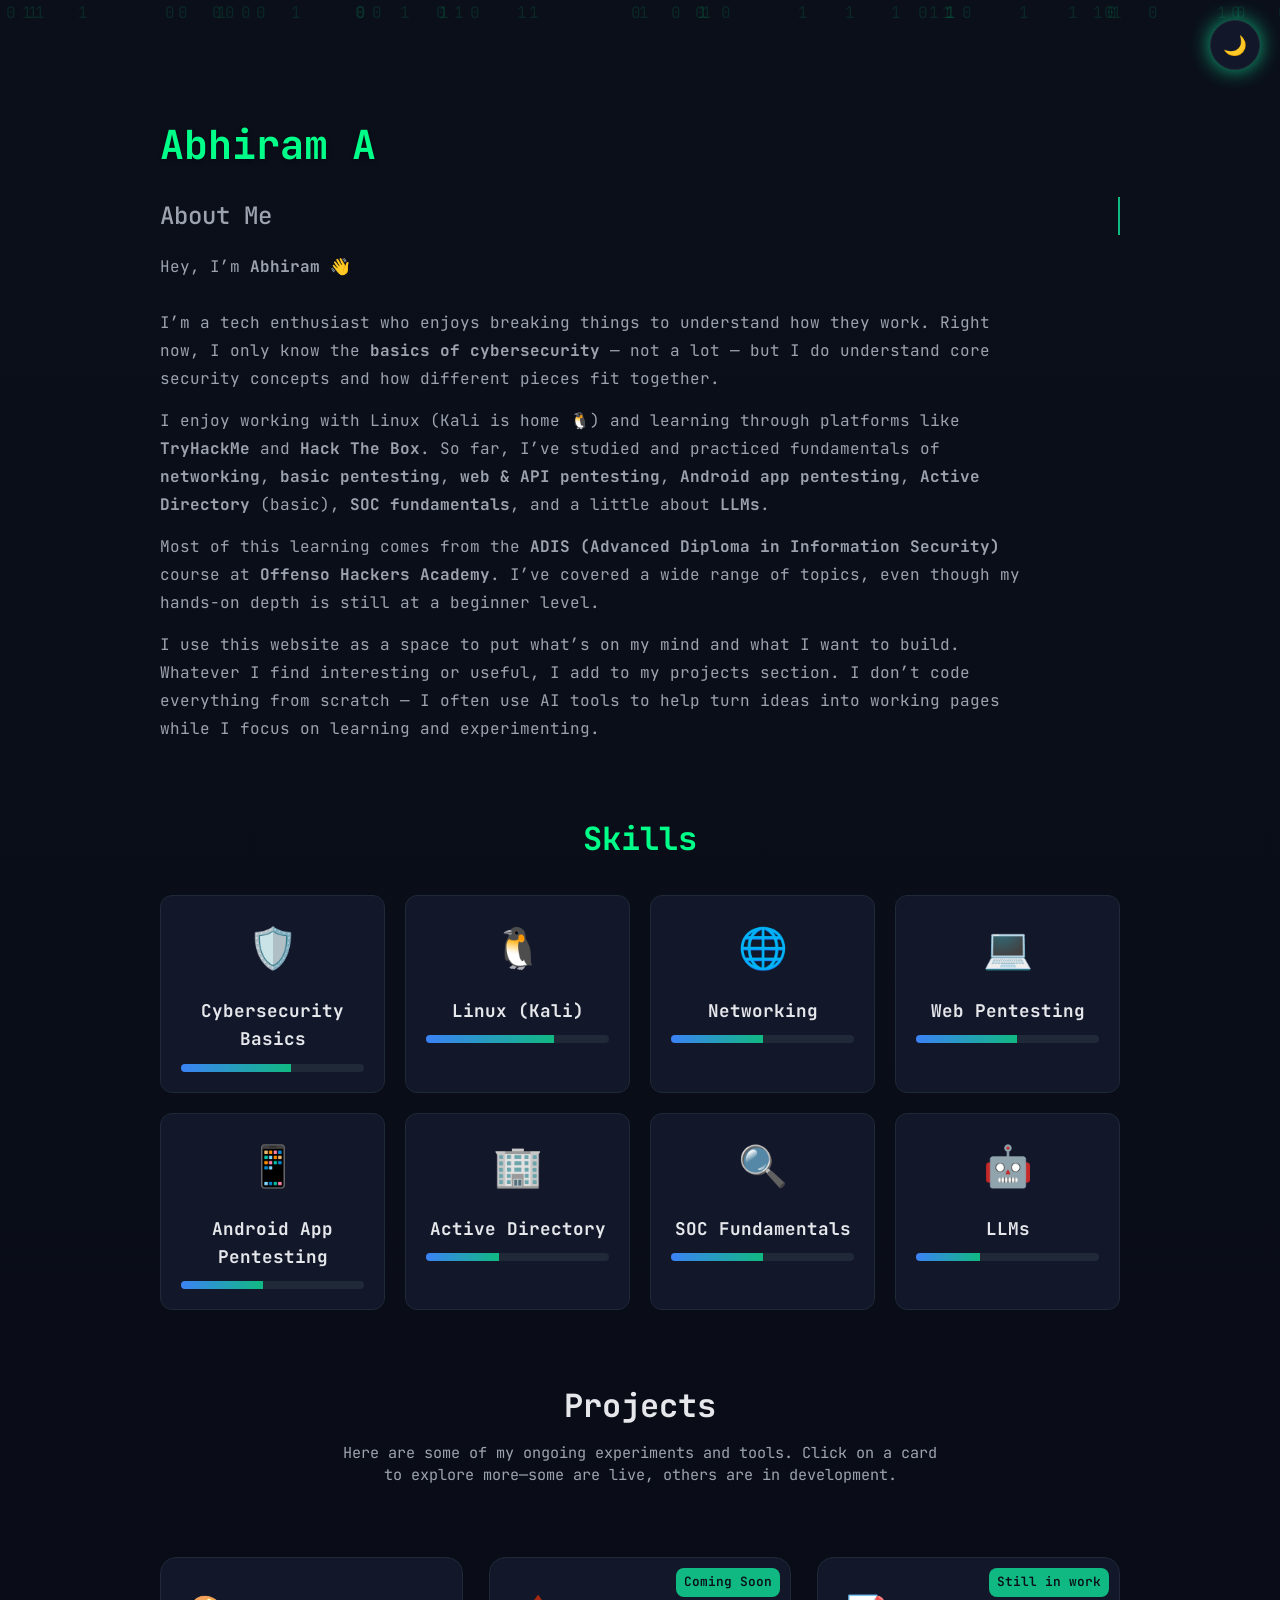
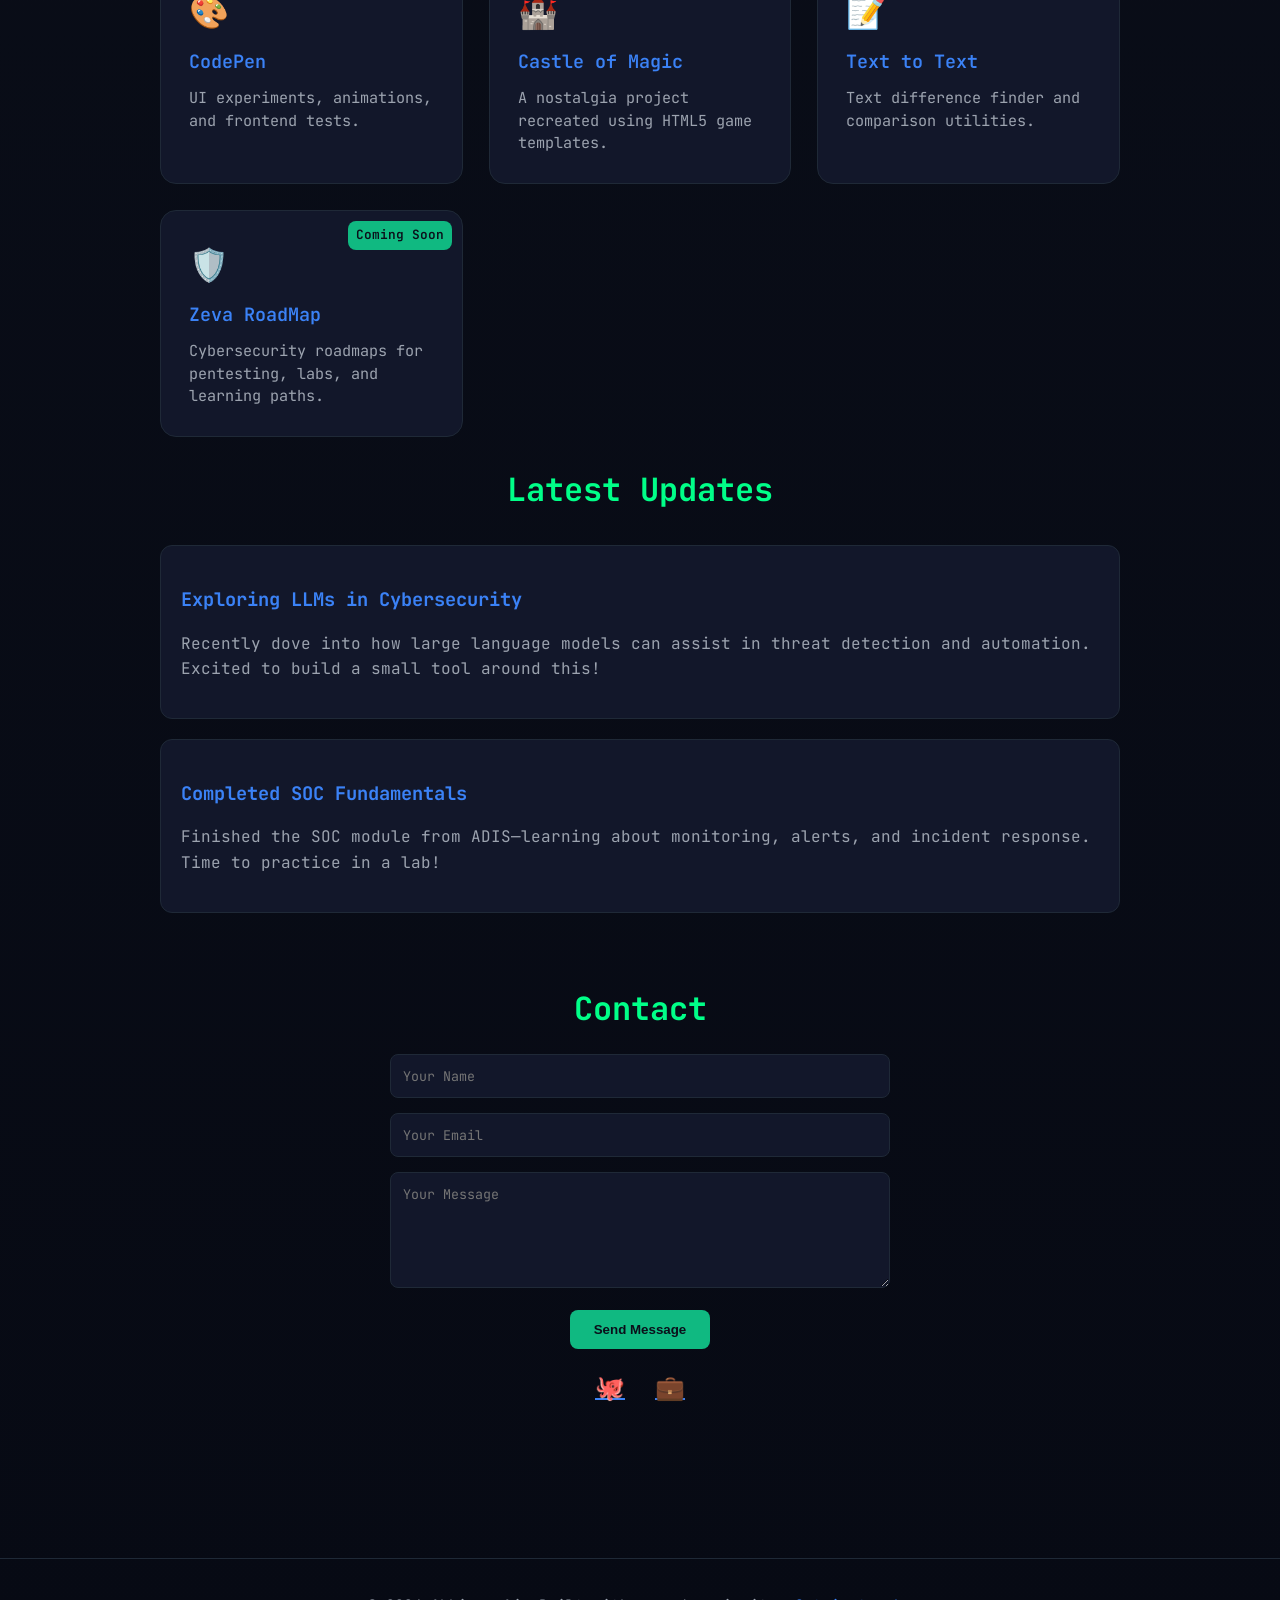
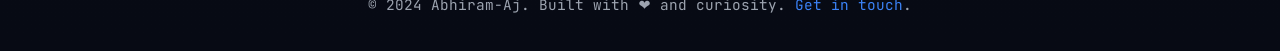
<file: index.html>
<!DOCTYPE html>
<html lang="en">
<head>
  <meta charset="UTF-8" />
  <meta name="viewport" content="width=device-width, initial-scale=1.0" />
  <meta name="description" content="Abhiram's personal workspace: Tech enthusiast exploring cybersecurity, Linux, and building small tools and projects." />
  <meta name="keywords" content="Abhiram, cybersecurity, pentesting, Linux, TryHackMe, Hack The Box, web development" />
  <meta property="og:title" content="Abhiram | Home" />
  <meta property="og:description" content="Explore Abhiram's cybersecurity projects and experiments." />
  <meta property="og:image" content="https://files.catbox.moe/betord.jpg" /> 
  <title>Abhiram | Home</title>
  <link rel="icon" href="favicon.ico" type="image/x-icon" />
  <link href="https://fonts.googleapis.com/css2?family=JetBrains+Mono:wght@400;700&display=swap" rel="stylesheet"> <!-- Terminal-style font -->

  <style>
    /* ===============================
       GLOBAL COLOR VARIABLES & THEME
       =============================== */
    :root {
      --bg: #0b0f1a;          /* Dark background */
      --bg-light: #b1b5bd;    /* Light mode background */
      --card: #12172a;        /* Card background */
      --card-light: #ffffff;  /* Light mode card */
      --text: #e5e7eb;        /* Main text */
      --text-light: #0b0f1a;  /* Light mode text */
      --muted: #9ca3af;       /* Muted text */
      --muted-light: #101112; /* Light mode muted */
      --accent: #3b82f6;      /* Blue accent */
      --accent-secondary: #10b981; /* Green neon accent */
      --accent-cyber: #00ff88; /* Cyber green for highlights */
      --border: #1f2937;      /* Border */
      --border-light: #e5e7eb; /* Light mode border */
      --shadow: rgba(0, 0, 0, 0.35); /* Shadow */
      --glow: 0 0 20px var(--accent-secondary); /* Neon glow */
    }

    /* Light mode overrides */
    body.light-mode {
      --bg: var(--bg-light);
      --card: var(--card-light);
      --text: var(--text-light);
      --muted: var(--muted-light);
      --border: var(--border-light);
    }

    /* ===============================
       PAGE BASE STYLES
       =============================== */
    * {
      box-sizing: border-box;
    }

    html {
      scroll-behavior: smooth; /* Smooth scrolling */
    }

    body {
      margin: 0;
      font-family: 'JetBrains Mono', system-ui, monospace; /* Terminal font */
      background: linear-gradient(180deg, var(--bg), #070a14);
      color: var(--text);
      line-height: 1.6;
      overflow-x: hidden;
      animation: fadeIn 1s ease-in;
      position: relative;
    }

    body.light-mode {
      background: linear-gradient(180deg, var(--bg-light), #e2e8f0);
    }

    @keyframes fadeIn {
      from { opacity: 0; transform: translateY(20px); }
      to { opacity: 1; transform: translateY(0); }
    }

    /* Animated background particles */
    .particles {
      position: fixed;
      top: 0;
      left: 0;
      width: 100%;
      height: 100%;
      pointer-events: none;
      z-index: -1;
      overflow: hidden;
    }

    .particle {
      position: absolute;
      color: var(--accent-cyber);
      font-size: 1rem;
      opacity: 0.1;
      animation: float 10s infinite linear;
    }

    @keyframes float {
      0% { transform: translateY(100vh) rotate(0deg); }
      100% { transform: translateY(-100px) rotate(360deg); }
    }

    .container {
      max-width: 1000px;
      margin: 0 auto;
      padding: 80px 20px;
    }

    /* ===============================
       DARK MODE TOGGLE
       =============================== */
    .toggle-container {
      position: fixed;
      top: 20px;
      right: 20px;
      z-index: 100;
    }

    .dark-mode-toggle {
      background: var(--card);
      border: 1px solid var(--border);
      border-radius: 50%;
      width: 50px;
      height: 50px;
      cursor: pointer;
      display: flex;
      align-items: center;
      justify-content: center;
      transition: 0.3s ease;
      font-size: 1.2rem;
      box-shadow: var(--glow);
    }

    .dark-mode-toggle:hover {
      background: var(--accent);
      color: var(--bg);
      box-shadow: 0 0 30px var(--accent);
    }

    /* ===============================
       ABOUT SECTION
       =============================== */
    .about {
      margin-bottom: 70px;
      text-align: left;
    }

    .about h1 {
      font-size: 2.5rem;
      font-weight: 700;
      margin-bottom: 10px;
      text-shadow: 0 2px 4px var(--shadow);
      color: var(--accent-cyber);
    }

    .about h2 {
      font-size: 1.5rem;
      font-weight: 500;
      color: var(--muted);
      margin-bottom: 18px;
      border-right: 2px solid var(--accent-secondary);
      padding-right: 10px;
      animation: typing 3s steps(10, end), blink-caret 0.75s step-end infinite;
      white-space: nowrap;
      overflow: hidden;
    }

    @keyframes typing {
      from { width: 0; }
      to { width: 100%; }
    }

    @keyframes blink-caret {
      from, to { border-color: transparent; }
      50% { border-color: var(--accent-secondary); }
    }

    .about p {
      color: var(--muted);
      line-height: 1.75;
      max-width: 860px;
      margin: 0 0 14px;
      font-size: 1rem;
    }

    /* ===============================
       SKILLS SECTION
       =============================== */
    .skills {
      margin-bottom: 70px;
    }

    .skills h2 {
      text-align: center;
      font-size: 2rem;
      font-weight: 700;
      margin-bottom: 30px;
      color: var(--accent-cyber);
    }

    .skills-grid {
      display: grid;
      grid-template-columns: repeat(auto-fit, minmax(200px, 1fr));
      gap: 20px;
    }

    .skill-item {
      background: var(--card);
      border: 1px solid var(--border);
      border-radius: 12px;
      padding: 20px;
      text-align: center;
      transition: 0.3s ease;
    }

    .skill-item:hover {
      border-color: var(--accent-secondary);
      box-shadow: var(--glow);
      transform: scale(1.05);
    }

    .skill-icon {
      font-size: 2.5rem;
      margin-bottom: 10px;
      color: var(--accent-cyber);
    }

    .skill-item h3 {
      font-size: 1.1rem;
      margin-bottom: 10px;
      color: var(--text);
    }

    .skill-bar {
      background: var(--border);
      border-radius: 5px;
      height: 8px;
      overflow: hidden;
    }

    .skill-fill {
      height: 100%;
      background: linear-gradient(90deg, var(--accent), var(--accent-secondary));
      width: 0;
      animation: fillBar 2s ease-out forwards;
    }

    @keyframes fillBar {
      to { width: var(--fill); }
    }

    /* ===============================
       PROJECTS SECTION
       =============================== */
    .projects {
      margin-bottom: 70px;
      text-align: center;
    }

    .projects h2 {
      font-size: 2rem;
      font-weight: 700;
      margin-bottom: 10px;
      color: var(--text);
    }

    .projects p {
      color: var(--muted);
      font-size: 0.95rem;
      line-height: 1.5;
      max-width: 600px;
      margin: 0 auto;
    }

    /* ===============================
       CARD GRID & STYLE
       =============================== */
    .nav {
      display: grid;
      grid-template-columns: repeat(auto-fit, minmax(240px, 1fr));
      gap: 26px;
      align-items: stretch;
    }

    .nav a {
      text-decoration: none;
      color: inherit;
      display: block;
      transition: transform 0.3s ease;
    }

    .nav a:focus {
      outline: 2px solid var(--accent);
      outline-offset: 4px;
    }

    .card {
      background: var(--card);
      border: 1px solid var(--border);
      border-radius: 16px;
      padding: 28px;
      height: 100%;
      display: flex;
      flex-direction: column;
      justify-content: space-between;
      position: relative;
      overflow: hidden;
      transition: all 0.3s ease;
    }

    .card:hover {
      border-color: var(--accent-secondary);
      transform: translateY(-5px);
      box-shadow: var(--glow);
      animation: pulse 1s infinite;
    }

    @keyframes pulse {
      0%, 100% { box-shadow: var(--glow); }
      50% { box-shadow: 0 0 40px var(--accent-secondary); }
    }

    .card-content {
      position: relative;
      z-index: 1;
    }

    .card-icon {
      font-size: 2rem;
      margin-bottom: 10px;
      color: var(--accent);
    }

    .card h3 {
      margin: 0 0 10px;
      font-size: 1.15rem;
      font-weight: 600;
      color: var(--accent);
    }

    .card p {
      color: var(--muted);
      font-size: 0.95rem;
      line-height: 1.5;
      margin: 0;
    }

    .coming-soon {
      position: absolute;
      top: 10px;
      right: 10px;
      background: var(--accent-secondary);
      color: var(--bg);
      padding: 4px 8px;
      border-radius: 8px;
      font-size: 0.8rem;
      font-weight: 600;
    }

    /* ===============================
       LATEST UPDATES SECTION
       =============================== */
    .updates {
      margin-bottom: 70px;
    }

    .updates h2 {
      text-align: center;
      font-size: 2rem;
      font-weight: 700;
      margin-bottom: 30px;
      color: var(--accent-cyber);
    }

    .update-item {
      background: var(--card);
      border: 1px solid var(--border);
      border-radius: 12px;
      padding: 20px;
      margin-bottom: 20px;
      transition: 0.3s ease;
    }

    .update-item:hover {
      border-color: var(--accent-secondary);
      box-shadow: var(--glow);
    }

    .update-item h3 {
      color: var(--accent);
      margin-bottom: 10px;
    }

    .update-item p {
      color: var(--muted);
    }

    /* ===============================
       CONTACT SECTION
       =============================== */
    .contact {
      margin-bottom: 70px;
      text-align: center;
    }

    .contact h2 {
      font-size: 2rem;
      font-weight: 700;
      margin-bottom: 20px;
      color: var(--accent-cyber);
    }

    .contact-form {
      max-width: 500px;
      margin: 0 auto;
    }

    .contact-form input, .contact-form textarea {
      width: 100%;
      padding: 12px;
      margin-bottom: 15px;
      border: 1px solid var(--border);
      border-radius: 8px;
      background: var(--card);
      color: var(--text);
      font-family: inherit;
    }

    .contact-form button {
      background: var(--accent-secondary);
      color: var(--bg);
      border: none;
      padding: 12px 24px;
      border-radius: 8px;
      cursor: pointer;
      font-weight: 600;
      transition: 0.3s ease;
    }

    .contact-form button:hover {
      box-shadow: var(--glow);
    }

    .social-links {
      margin-top: 20px;
    }

    .social-links a {
      margin: 0 10px;
      color: var(--accent);
      font-size: 1.5rem;
      transition: 0.3s ease;
    }

    .social-links a:hover {
      color: var(--accent-secondary);
      text-shadow: var(--glow);
    }

    /* ===============================
       FOOTER
       =============================== */
    footer {
      text-align: center;
      padding: 20px;
      border-top: 1px solid var(--border);
      position: relative;
    }

    footer p {
      color: var(--muted);
      font-size: 0.9rem;
    }

    footer a {
      color: var(--accent);
      text-decoration: none;
    }

    footer a:hover {
      text-decoration: underline;
    }

    .back-to-top {
      position: fixed;
      bottom: 20px;
      right: 20px;
      background: var(--accent-secondary);
      color: var(--bg);
      border: none;
      border-radius: 50%;
      width: 50px;
      height: 50px;
      cursor: pointer;
      font-size: 1.2rem;
      box-shadow: var(--glow);
      transition: 0.3s ease;
      z-index: 100;
    }

    .back-to-top:hover {
      transform: scale(1.1);
    }

    /* ===============================
       RESPONSIVE DESIGN
       =============================== */
    @media (max-width: 768px) {
      .container {
        padding: 40px 15px;
      }

      .about {
        text-align: center;
      }

      .skills-grid {
        grid-template-columns: 1fr;
      }

      .nav {
        grid-template-columns: 1fr;
        gap: 20px;
      }

      .card {
        padding: 20px;
      }

      .toggle-container, .back-to-top {
        bottom: 10px;
        right: 10px;
      }
    }
  </style>
</head>

<body>
  <!-- Animated Particles Background -->
  <div class="particles" id="particles"></div>

  <!-- Dark Mode Toggle -->
  <div class="toggle-container">
    <button class="dark-mode-toggle" aria-label="Toggle dark mode">🌙</button>
  </div>

  <main class="container">
    <!-- ===============================
         ABOUT
         =============================== -->
    <section class="about" id="about">
      <h1>Abhiram A</h1>
      <h2>About Me</h2>
      <p>
        Hey, I’m <strong>Abhiram</strong> 👋<br><br>
        I’m a tech enthusiast who enjoys breaking things to understand how they work.
        Right now, I only know the <strong>basics of cybersecurity</strong> — not a lot —
        but I do understand core security concepts and how different pieces fit together.
      </p>

      <p>
        I enjoy working with Linux (Kali is home 🐧) and learning through platforms like
        <strong>TryHackMe</strong> and <strong>Hack The Box</strong>.
        So far, I’ve studied and practiced fundamentals of
        <strong>networking</strong>,
        <strong>basic pentesting</strong>,
        <strong>web & API pentesting</strong>,
        <strong>Android app pentesting</strong>,
        <strong>Active Directory</strong> (basic),
        <strong>SOC fundamentals</strong>,
        and a little about <strong>LLMs</strong>.
      </p>

      <p>
        Most of this learning comes from the
        <strong>ADIS (Advanced Diploma in Information Security)</strong>
        course at <strong>Offenso Hackers Academy</strong>.
        I’ve covered a wide range of topics, even though my hands-on depth is still
        at a beginner level.
      </p>

      <p>
        I use this website as a space to put what’s on my mind and what I want to build.
        Whatever I find interesting or useful, I add to my projects section.
        I don’t code everything from scratch — I often use AI tools to help turn ideas
        into working pages while I focus on learning and experimenting.
      </p>
    </section>

    <!-- ===============================
         SKILLS
         =============================== -->
    <!-- ===============================
         SKILLS
         =============================== -->
    <section class="skills">
      <h2>Skills</h2>
      <div class="skills-grid">
        <div class="skill-item">
          <div class="skill-icon">🛡️</div>
          <h3>Cybersecurity Basics</h3>
          <div class="skill-bar"><div class="skill-fill" style="--fill: 60%;"></div></div>
        </div>
        <div class="skill-item">
          <div class="skill-icon">🐧</div>
          <h3>Linux (Kali)</h3>
          <div class="skill-bar"><div class="skill-fill" style="--fill: 70%;"></div></div>
        </div>
        <div class="skill-item">
          <div class="skill-icon">🌐</div>
          <h3>Networking</h3>
          <div class="skill-bar"><div class="skill-fill" style="--fill: 50%;"></div></div>
        </div>
        <div class="skill-item">
          <div class="skill-icon">💻</div>
          <h3>Web Pentesting</h3>
          <div class="skill-bar"><div class="skill-fill" style="--fill: 55%;"></div></div>
        </div>
        <div class="skill-item">
          <div class="skill-icon">📱</div>
          <h3>Android App Pentesting</h3>
          <div class="skill-bar"><div class="skill-fill" style="--fill: 45%;"></div></div>
        </div>
        <div class="skill-item">
          <div class="skill-icon">🏢</div>
          <h3>Active Directory</h3>
          <div class="skill-bar"><div class="skill-fill" style="--fill: 40%;"></div></div>
        </div>
        <div class="skill-item">
          <div class="skill-icon">🔍</div>
          <h3>SOC Fundamentals</h3>
          <div class="skill-bar"><div class="skill-fill" style="--fill: 50%;"></div></div>
        </div>
        <div class="skill-item">
          <div class="skill-icon">🤖</div>
          <h3>LLMs</h3>
          <div class="skill-bar"><div class="skill-fill" style="--fill: 35%;"></div></div>
        </div>
      </div>
    </section>

    <!-- ===============================
         PROJECTS
         =============================== -->
    <section class="projects">
      <h2>Projects</h2>
      <p>
        Here are some of my ongoing experiments and tools. Click on a card to explore more—some are live, others are in development.
      </p>
    </section>

    <!-- ===============================
         PROJECT / NAV CARDS
         =============================== -->
    <section class="nav">

      <a href="./codepen" aria-label="Visit CodePen experiments">
        <div class="card">
          <div class="card-content">
            <div class="card-icon">🎨</div>
            <h3>CodePen</h3>
            <p>UI experiments, animations, and frontend tests.</p>
          </div>
        </div>
      </a>

      <a href="./Maintenance" aria-label="Castle of Magic project (coming soon)">
        <div class="card">
          <div class="coming-soon">Coming Soon</div>
          <div class="card-content">
            <div class="card-icon">🏰</div>
            <h3>Castle of Magic</h3>
            <p>A nostalgia project recreated using HTML5 game templates.</p>
          </div>
        </div>
      </a>

      <a href="./ttdf" aria-label="Text to Text difference finder">
        <div class="card">
          <div class="coming-soon">Still in work</div>
          <div class="card-content">
            <div class="card-icon">📝</div>
            <h3>Text to Text</h3>
            <p>Text difference finder and comparison utilities.</p>
          </div>
        </div>
      </a>
      
      <a href="./Maintenance" aria-label="View Zeva RoadMap (coming soon)">
        <div class="card">
          <div class="coming-soon">Coming Soon</div>
          <div class="card-content">
            <div class="card-icon">🛡️</div>
            <h3>Zeva RoadMap</h3>
            <p>Cybersecurity roadmaps for pentesting, labs, and learning paths.</p>
          </div>
        </div>
      </a>
      
    </section>

    <!-- ===============================
         LATEST UPDATES
         =============================== -->
    <section class="updates">
      <h2>Latest Updates</h2>
      <div class="update-item">
        <h3>Exploring LLMs in Cybersecurity</h3>
        <p>Recently dove into how large language models can assist in threat detection and automation. Excited to build a small tool around this!</p>
      </div>
      <div class="update-item">
        <h3>Completed SOC Fundamentals</h3>
        <p>Finished the SOC module from ADIS—learning about monitoring, alerts, and incident response. Time to practice in a lab!</p>
      </div>
    </section>

    <!-- ===============================
         CONTACT
         =============================== -->
    <section class="contact">
      <h2>Contact</h2>
      <form id="contactForm" class="contact-form">
        <input id="name" type="text" name="name" placeholder="Your Name" required>
        <input id="email" type="email" name="email" placeholder="Your Email" required>
        <textarea id="message" name="message" rows="5" placeholder="Your Message" required></textarea>
        <button type="submit">Send Message</button>
      </form>
      <div class="social-links">
        <a href="https://github.com/Abhiram-Aj" aria-label="GitHub">🐙</a>
        <a href="https://instagram.com/the.abhiramaj" aria-label="Instagram">💼</a>
      </div>
    </section>

  </main>

  <!-- ===============================
       FOOTER
       =============================== -->
  <footer>
    <p>&copy; 2024 Abhiram-Aj. Built with ❤️ and curiosity. <a href="https://instagram.com/the.abhiramaj">Get in touch</a>.</p>
  </footer>

  <!-- Back to Top Button -->
  <button class="back-to-top" aria-label="Back to top">↑</button>

  <script>
    // Dark mode toggle
    const toggle = document.querySelector('.dark-mode-toggle');
    toggle.addEventListener('click', () => {
      document.body.classList.toggle('light-mode');
      toggle.textContent = document.body.classList.contains('light-mode') ? 'L' : 'D';
    });

    // Particles animation
    const particlesContainer = document.getElementById('particles');
    for (let i = 0; i < 50; i++) {
      const particle = document.createElement('div');
      particle.className = 'particle';
      particle.textContent = Math.random() > 0.5 ? '0' : '1';
      particle.style.left = Math.random() * 100 + '%';
      particle.style.animationDelay = Math.random() * 10 + 's';
      particlesContainer.appendChild(particle);
    }

    // Back to top
    const backToTop = document.querySelector('.back-to-top');
    window.addEventListener('scroll', () => {
      if (window.scrollY > 300) {
        backToTop.style.display = 'block';
      } else {
        backToTop.style.display = 'none';
      }
    });
    backToTop.addEventListener('click', () => {
      window.scrollTo({ top: 0, behavior: 'smooth' });
    });

    // Konami Code Easter Egg
    let konamiCode = ['ArrowUp', 'ArrowUp', 'ArrowDown', 'ArrowDown', 'ArrowLeft', 'ArrowRight', 'ArrowLeft', 'ArrowRight', 'KeyB', 'KeyA'];
    let konamiIndex = 0;
    document.addEventListener('keydown', (e) => {
      if (e.code === konamiCode[konamiIndex]) {
        konamiIndex++;
        if (konamiIndex === konamiCode.length) {
          alert('Konami Code Activated! 🎉 You unlocked a secret message: Keep hacking the matrix!');
          konamiIndex = 0;
        }
      } else {
        konamiIndex = 0;
      }
    });
  </script>
  <script src="./js/contact.js"></script>
</body>
</html>
</file>
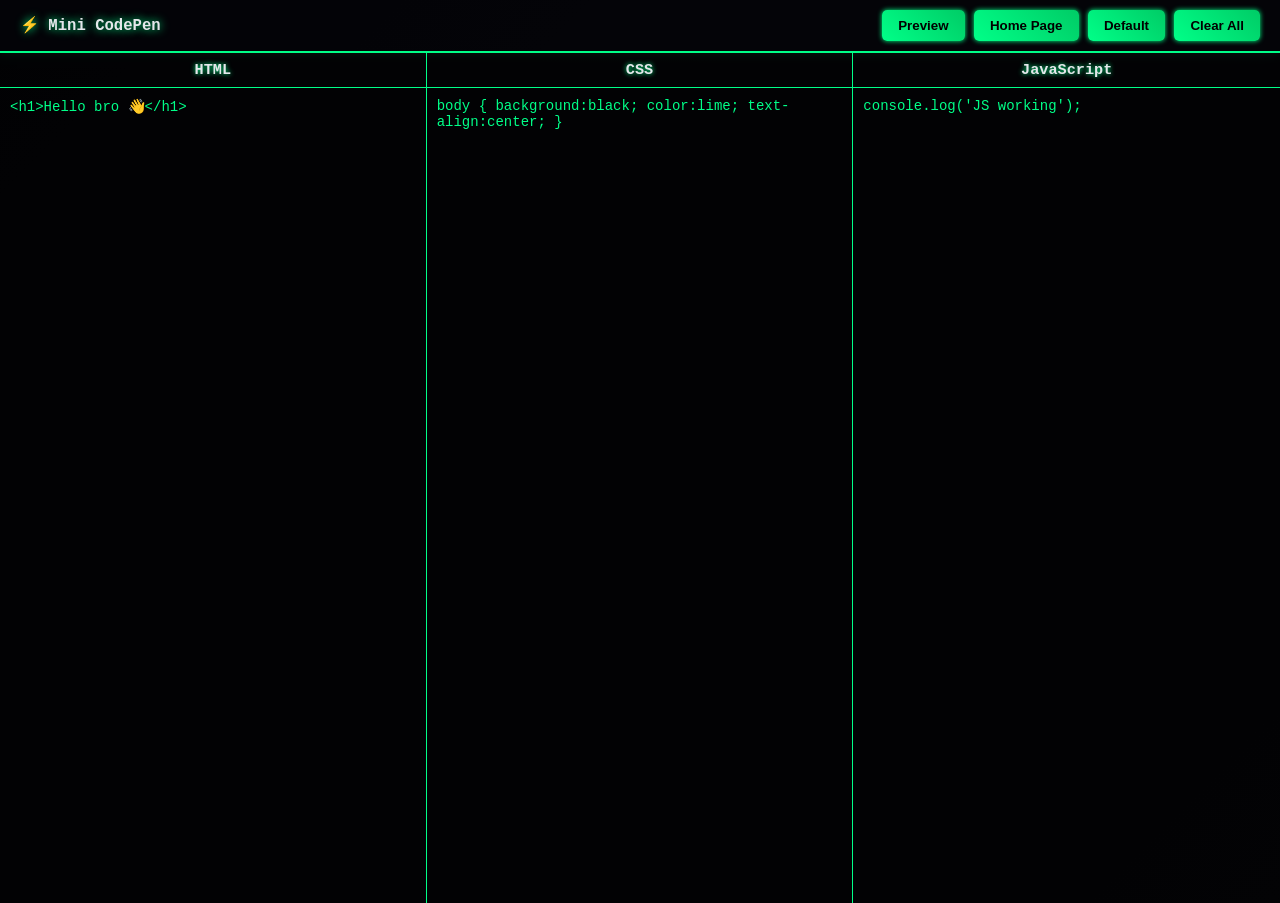
<file: codepen/index.html>
<!DOCTYPE html>
<html lang="en">
<head>
  <meta charset="UTF-8">
  <title>Mini CodePen</title>
  <style>
    * { box-sizing: border-box; }
    body {
      margin: 0;
      background: linear-gradient(135deg, #0f0f23, #1a1a2e);
      color: #e5e7eb;
      font-family: monospace;
    }

    header {
      padding: 10px 20px;
      background: rgba(0, 0, 0, 0.8);
      display: flex;
      justify-content: space-between;
      align-items: center;
      border-bottom: 2px solid #00ff88;
      box-shadow: 0 0 10px #00ff88;
    }

    header div {
      font-size: 1.2em;
      font-weight: bold;
      text-shadow: 0 0 10px #00ff88;
    }

    button {
      background: linear-gradient(45deg, #00ff88, #00cc66);
      border: none;
      padding: 8px 16px;
      cursor: pointer;
      font-weight: bold;
      color: #000;
      border-radius: 5px;
      transition: all 0.3s ease;
      box-shadow: 0 0 5px #00ff88;
    }

    button:hover {
      transform: scale(1.05);
      box-shadow: 0 0 15px #00ff88;
    }

    .editor {
      display: grid;
      grid-template-columns: 1fr 1fr 1fr;
      height: calc(100vh - 50px);
    }

    .panel {
      border-right: 1px solid #00ff88;
      display: flex;
      flex-direction: column;
      background: rgba(0, 0, 0, 0.5);
    }

    .panel:last-child {
      border-right: none;
    }

    .panel h3 {
      margin: 0;
      padding: 8px;
      background: rgba(0, 0, 0, 0.8);
      border-bottom: 1px solid #00ff88;
      text-align: center;
      text-shadow: 0 0 5px #00ff88;
    }

    textarea {
      flex: 1;
      background: rgba(0, 0, 0, 0.8);
      color: #00ff88;
      border: none;
      padding: 10px;
      resize: none;
      font-size: 14px;
      outline: none;
    }

    textarea:focus {
      box-shadow: inset 0 0 10px #00ff88;
    }
  </style>
</head>
<body>

<header>
  <div>⚡ Mini CodePen</div>
  <div>
    <button onclick="preview()">Preview</button>
    <button onclick="openHome()">Home Page</button>
    <button onclick="defaultcode()">Default</button>
    <button onclick="clearAll()">Clear All</button>
  </div>
</header>

<div class="editor">
  <div class="panel">
    <h3>HTML</h3>
    <textarea id="html"></textarea>
  </div>
  <div class="panel">
    <h3>CSS</h3>
    <textarea id="css"></textarea>
  </div>
  <div class="panel">
    <h3>JavaScript</h3>
    <textarea id="js"></textarea>
  </div>
</div>

<script>
const htmlEl = document.getElementById("html");
const cssEl = document.getElementById("css");
const jsEl = document.getElementById("js");

/* Load saved code - check if it's the full Mini CodePen code and clear if so */
if (localStorage.html && localStorage.html.includes("Mini CodePen")) {
  localStorage.clear();
}
htmlEl.value = localStorage.html || "<h1>Hello bro 👋</h1>";
cssEl.value = localStorage.css || "body { background:black; color:lime; text-align:center; }";
jsEl.value = localStorage.js || "console.log('JS working');";

/* Save on type */
[htmlEl, cssEl, jsEl].forEach(el => {
  el.addEventListener("input", () => {
    localStorage.html = htmlEl.value;
    localStorage.css = cssEl.value;
    localStorage.js = jsEl.value;
  });
});

function openHome() {
  window.location.href = '/';
}

/* Preview */
function preview() {
  const win = window.open();
  win.document.open();
  win.document.write(`
    <!DOCTYPE html>
    <html>
    <head>
      <style>${cssEl.value}</style>
    </head>
    <body>
      ${htmlEl.value}
      <script>${jsEl.value}<\/script>
    </body>
    </html>
  `);
  win.document.close();
}

/* Home - Reset to defaults */
function defaultcode() {
  if (confirm("Reset to default code?")) {
    localStorage.clear();
    htmlEl.value = "<h1>Hello bro 👋</h1>";
    cssEl.value = "body { background:black; color:lime; text-align:center; }";
    jsEl.value = "console.log('JS working');";
  }
}

/* Clear All */
function clearAll() {
  if (confirm("Clear all code?")) {
    htmlEl.value = "";
    cssEl.value = "";
    jsEl.value = "";
    localStorage.clear();
  }
}

/* Ctrl + Enter */
document.addEventListener("keydown", e => {
  if (e.ctrlKey && e.key === "Enter") preview();
});
</script>

</body>
</html>
</file>
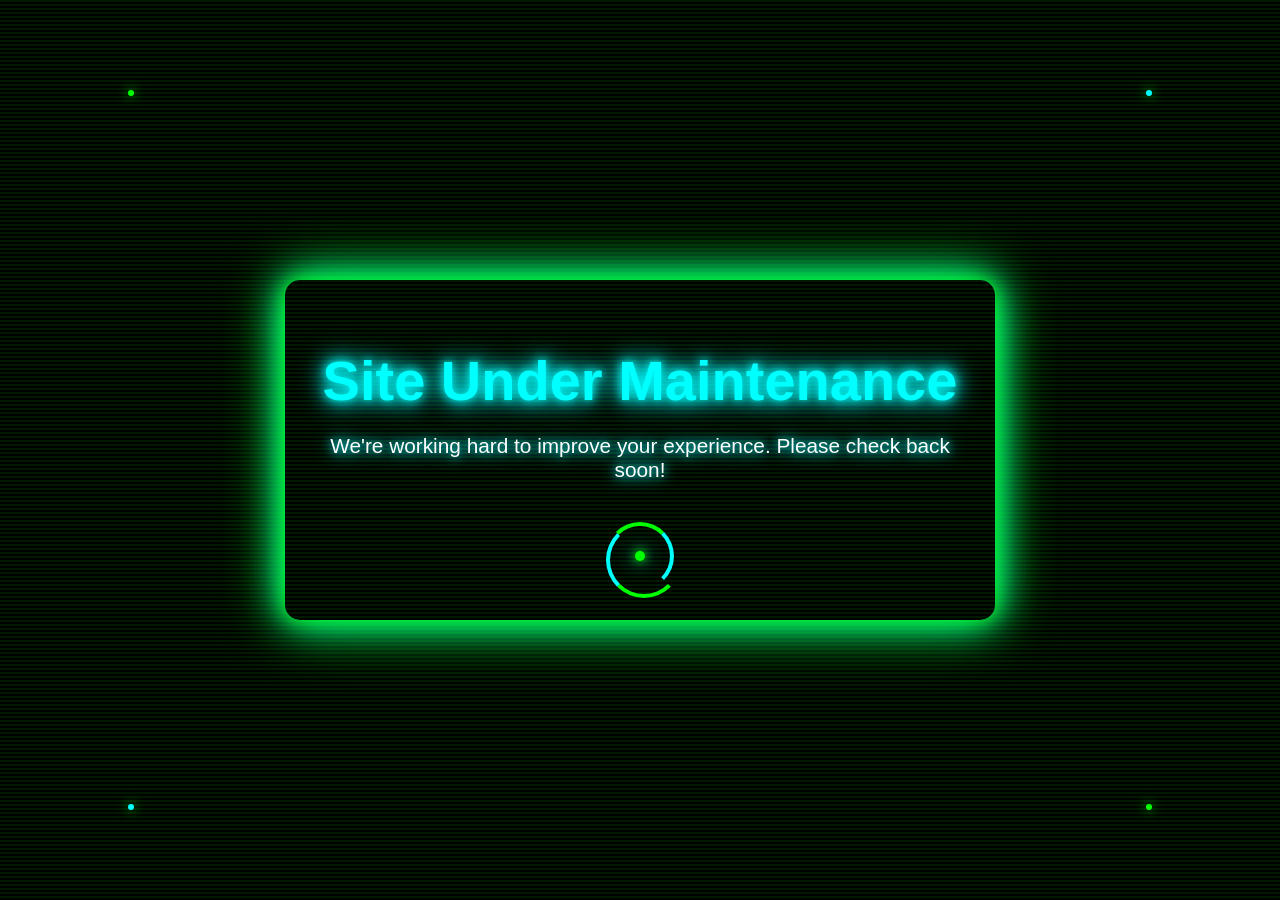
<file: Maintenance/index.html>
<!DOCTYPE html>
<html lang="en">
<head>
  <meta charset="UTF-8">
  <meta name="viewport" content="width=device-width, initial-scale=1.0">
  <title>Site Under Maintenance</title>
  <style>
    body {
      margin: 0;
      padding: 0;
      font-family: 'Arial', sans-serif;
      background: #000000; /* Pure black void */
      color: #ffffff;
      display: flex;
      justify-content: center;
      align-items: center;
      height: 100vh;
      text-align: center;
      position: relative;
      overflow: hidden;
      animation: fade-in 1s ease-out;
    }
    @keyframes fade-in {
      from { opacity: 0; }
      to { opacity: 1; }
    }
    /* Data stream background effect */
    body::before {
      content: '';
      position: absolute;
      top: 0;
      left: 0;
      width: 100%;
      height: 100%;
      background: repeating-linear-gradient(
        0deg,
        transparent,
        transparent 2px,
        rgba(0, 255, 0, 0.1) 2px,
        rgba(0, 255, 0, 0.1) 4px
      );
      animation: stream-down 3s linear infinite;
      z-index: -1;
    }
    @keyframes stream-down {
      0% { transform: translateY(-100%); }
      100% { transform: translateY(100%); }
    }
    h1 {
      font-size: 3.5em;
      margin-bottom: 20px;
      text-shadow: 
        0 0 10px #00ff00,
        0 0 20px #00ff00,
        0 0 30px #00ff00,
        0 0 40px #00ff00;
      animation: morph-glow 2s ease-in-out infinite alternate, glitch-in 1s ease-out;
      opacity: 0;
      animation-fill-mode: forwards;
    }
    @keyframes morph-glow {
      from { 
        text-shadow: 0 0 10px #00ff00, 0 0 20px #00ff00, 0 0 30px #00ff00; 
        color: #00ff00; 
      }
      to { 
        text-shadow: 0 0 10px #00ffff, 0 0 20px #00ffff, 0 0 30px #00ffff; 
        color: #00ffff; 
      }
    }
    @keyframes glitch-in {
      0% { opacity: 0; transform: translateX(-10px); }
      50% { opacity: 0.5; transform: translateX(10px); }
      100% { opacity: 1; transform: translateX(0); }
    }
    p {
      font-size: 1.3em;
      margin-bottom: 40px;
      text-shadow: 
        0 0 10px #00ffff,
        0 0 20px #00ffff,
        0 0 30px #00ffff,
        0 0 40px #00ffff;
      animation: pulse-text 3s ease-in-out infinite, glitch-in 1.2s ease-out 0.5s;
      opacity: 0;
      animation-fill-mode: forwards;
    }
    @keyframes pulse-text {
      0%, 100% { text-shadow: 0 0 10px #00ffff, 0 0 20px #00ffff; }
      50% { text-shadow: 0 0 20px #00ffff, 0 0 40px #00ffff; }
    }
    .container {
      max-width: 650px;
      padding: 30px;
      background: transparent; /* No black—neon aura only */
      border-radius: 15px;
      box-shadow: 
        0 0 20px #00ff00,
        0 0 40px #00ffff,
        0 0 60px #00ff00;
      animation: aura-breathe 4s ease-in-out infinite, fade-in 1s ease-out;
      position: relative;
    }
    @keyframes aura-breathe {
      0%, 100% { box-shadow: 0 0 20px #00ff00, 0 0 40px #00ffff; }
      50% { box-shadow: 0 0 40px #00ff00, 0 0 80px #00ffff; }
    }
    .spinner {
      width: 60px;
      height: 60px;
      border: 4px solid transparent;
      border-top: 4px solid #00ff00;
      border-right: 4px solid #00ffff;
      border-radius: 50%;
      animation: spin-trail 1s linear infinite;
      margin: 0 auto;
      position: relative;
    }
    .spinner::before {
      content: '';
      position: absolute;
      top: -4px;
      left: -4px;
      width: 68px;
      height: 68px;
      border: 4px solid transparent;
      border-bottom: 4px solid #00ff00;
      border-left: 4px solid #00ffff;
      border-radius: 50%;
      animation: spin-reverse-trail 1.5s linear infinite;
    }
    .spinner::after {
      content: '';
      position: absolute;
      top: 50%;
      left: 50%;
      width: 10px;
      height: 10px;
      background: #00ff00;
      border-radius: 50%;
      transform: translate(-50%, -50%);
      box-shadow: 0 0 10px #00ff00, 0 0 20px #00ffff;
      animation: orbit 2s linear infinite;
    }
    @keyframes spin-trail {
      0% { transform: rotate(0deg); box-shadow: 0 0 10px #00ff00; }
      50% { box-shadow: 0 0 20px #00ffff; }
      100% { transform: rotate(360deg); box-shadow: 0 0 10px #00ff00; }
    }
    @keyframes spin-reverse-trail {
      0% { transform: rotate(360deg); box-shadow: 0 0 10px #00ffff; }
      50% { box-shadow: 0 0 20px #00ff00; }
      100% { transform: rotate(0deg); box-shadow: 0 0 10px #00ffff; }
    }
    @keyframes orbit {
      0% { transform: translate(-50%, -50%) rotate(0deg) translateX(25px); }
      100% { transform: translate(-50%, -50%) rotate(360deg) translateX(25px); }
    }
    /* Orbiting particles around the container */
    .particle {
      position: absolute;
      width: 6px;
      height: 6px;
      background: #00ff00;
      border-radius: 50%;
      box-shadow: 0 0 12px #00ff00;
      animation: orbit-container 5s linear infinite;
    }
    .particle:nth-child(1) { top: 10%; left: 10%; animation-delay: 0s; }
    .particle:nth-child(2) { top: 10%; right: 10%; background: #00ffff; animation-delay: 1.25s; }
    .particle:nth-child(3) { bottom: 10%; right: 10%; animation-delay: 2.5s; }
    .particle:nth-child(4) { bottom: 10%; left: 10%; background: #00ffff; animation-delay: 3.75s; }
    @keyframes orbit-container {
      0% { transform: rotate(0deg) translateX(200px) rotate(0deg); }
      100% { transform: rotate(360deg) translateX(200px) rotate(-360deg); }
    }
    /* Mobile tweaks */
    @media (max-width: 768px) {
      h1 { font-size: 2.5em; }
      p { font-size: 1.1em; }
      .container { padding: 20px; }
      .spinner { width: 50px; height: 50px; }
      .spinner::before { width: 58px; height: 58px; }
      .particle { animation: orbit-container 5s linear infinite; transform-origin: center; }
    }
  </style>
</head>
<body>
  <!-- Orbiting particles for dynamic effect -->
  <div class="particle"></div>
  <div class="particle"></div>
  <div class="particle"></div>
  <div class="particle"></div>

  <div class="container">
    <h1>Site Under Maintenance</h1>
    <p>We're working hard to improve your experience. Please check back soon!</p>
    <div class="spinner"></div>
  </div>
</body>
</html>
</file>
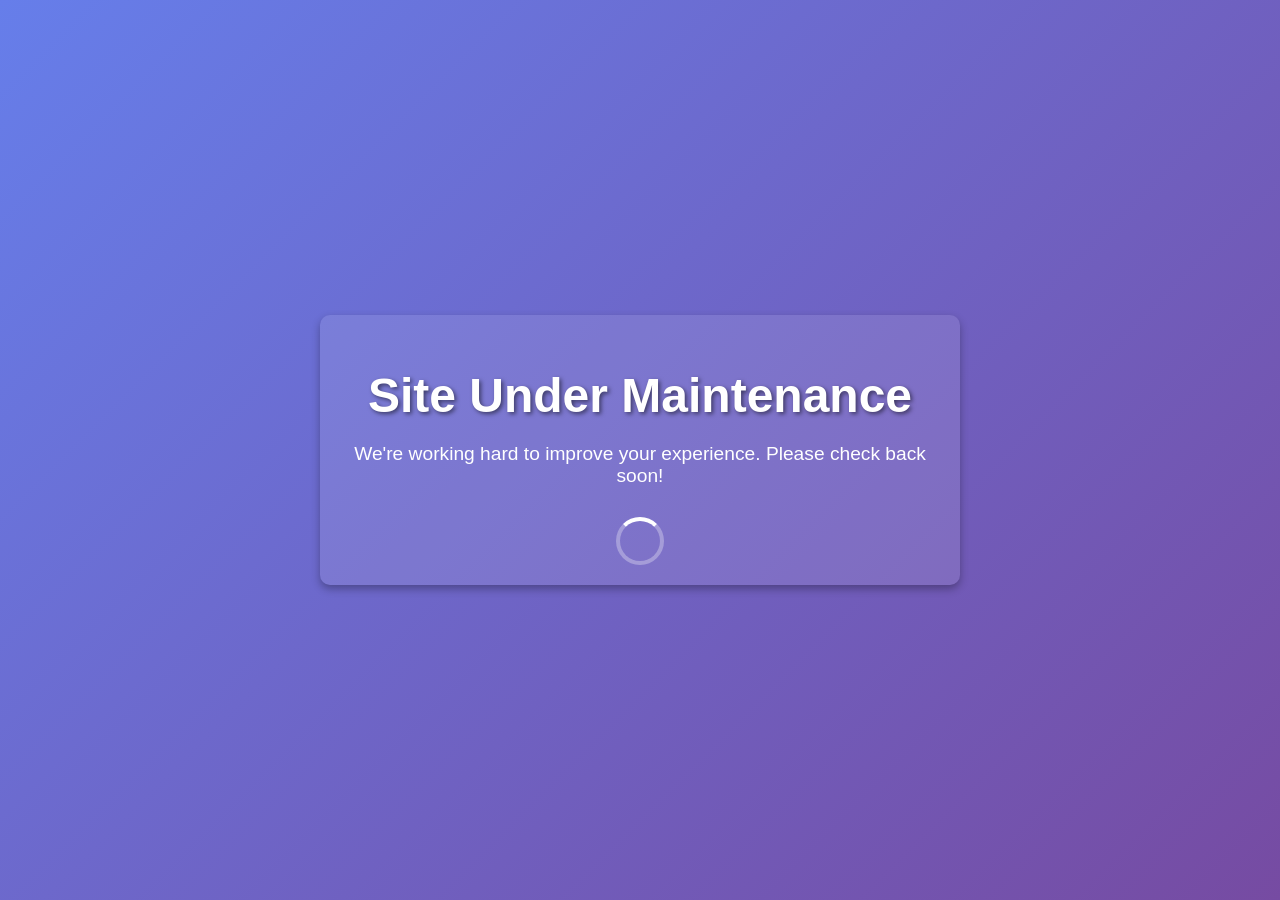
<file: Maintenance/oldmaintenance.html>
<!DOCTYPE html>
<html lang="en">
<head>
  <meta charset="UTF-8">
  <meta name="viewport" content="width=device-width, initial-scale=1.0">
  <title>Site Under Maintenance</title>
  <style>
    body {
      margin: 0;
      padding: 0;
      font-family: Arial, sans-serif;
      background: linear-gradient(135deg, #667eea 0%, #764ba2 100%);
      color: white;
      display: flex;
      justify-content: center;
      align-items: center;
      height: 100vh;
      text-align: center;
    }
    h1 {
      font-size: 3em;
      margin-bottom: 20px;
      text-shadow: 2px 2px 4px rgba(0, 0, 0, 0.5);
    }
    p {
      font-size: 1.2em;
      margin-bottom: 30px;
    }
    .container {
      max-width: 600px;
      padding: 20px;
      background: rgba(255, 255, 255, 0.1);
      border-radius: 10px;
      box-shadow: 0 4px 8px rgba(0, 0, 0, 0.3);
    }
    .spinner {
      border: 4px solid rgba(255, 255, 255, 0.3);
      border-top: 4px solid white;
      border-radius: 50%;
      width: 40px;
      height: 40px;
      animation: spin 1s linear infinite;
      margin: 0 auto;
    }
    @keyframes spin {
      0% { transform: rotate(0deg); }
      100% { transform: rotate(360deg); }
    }
  </style>
</head>
<body>
  <div class="container">
    <h1>Site Under Maintenance</h1>
    <p>We're working hard to improve your experience. Please check back soon!</p>
    <div class="spinner"></div>
  </div>
</body>
</html>
</file>
